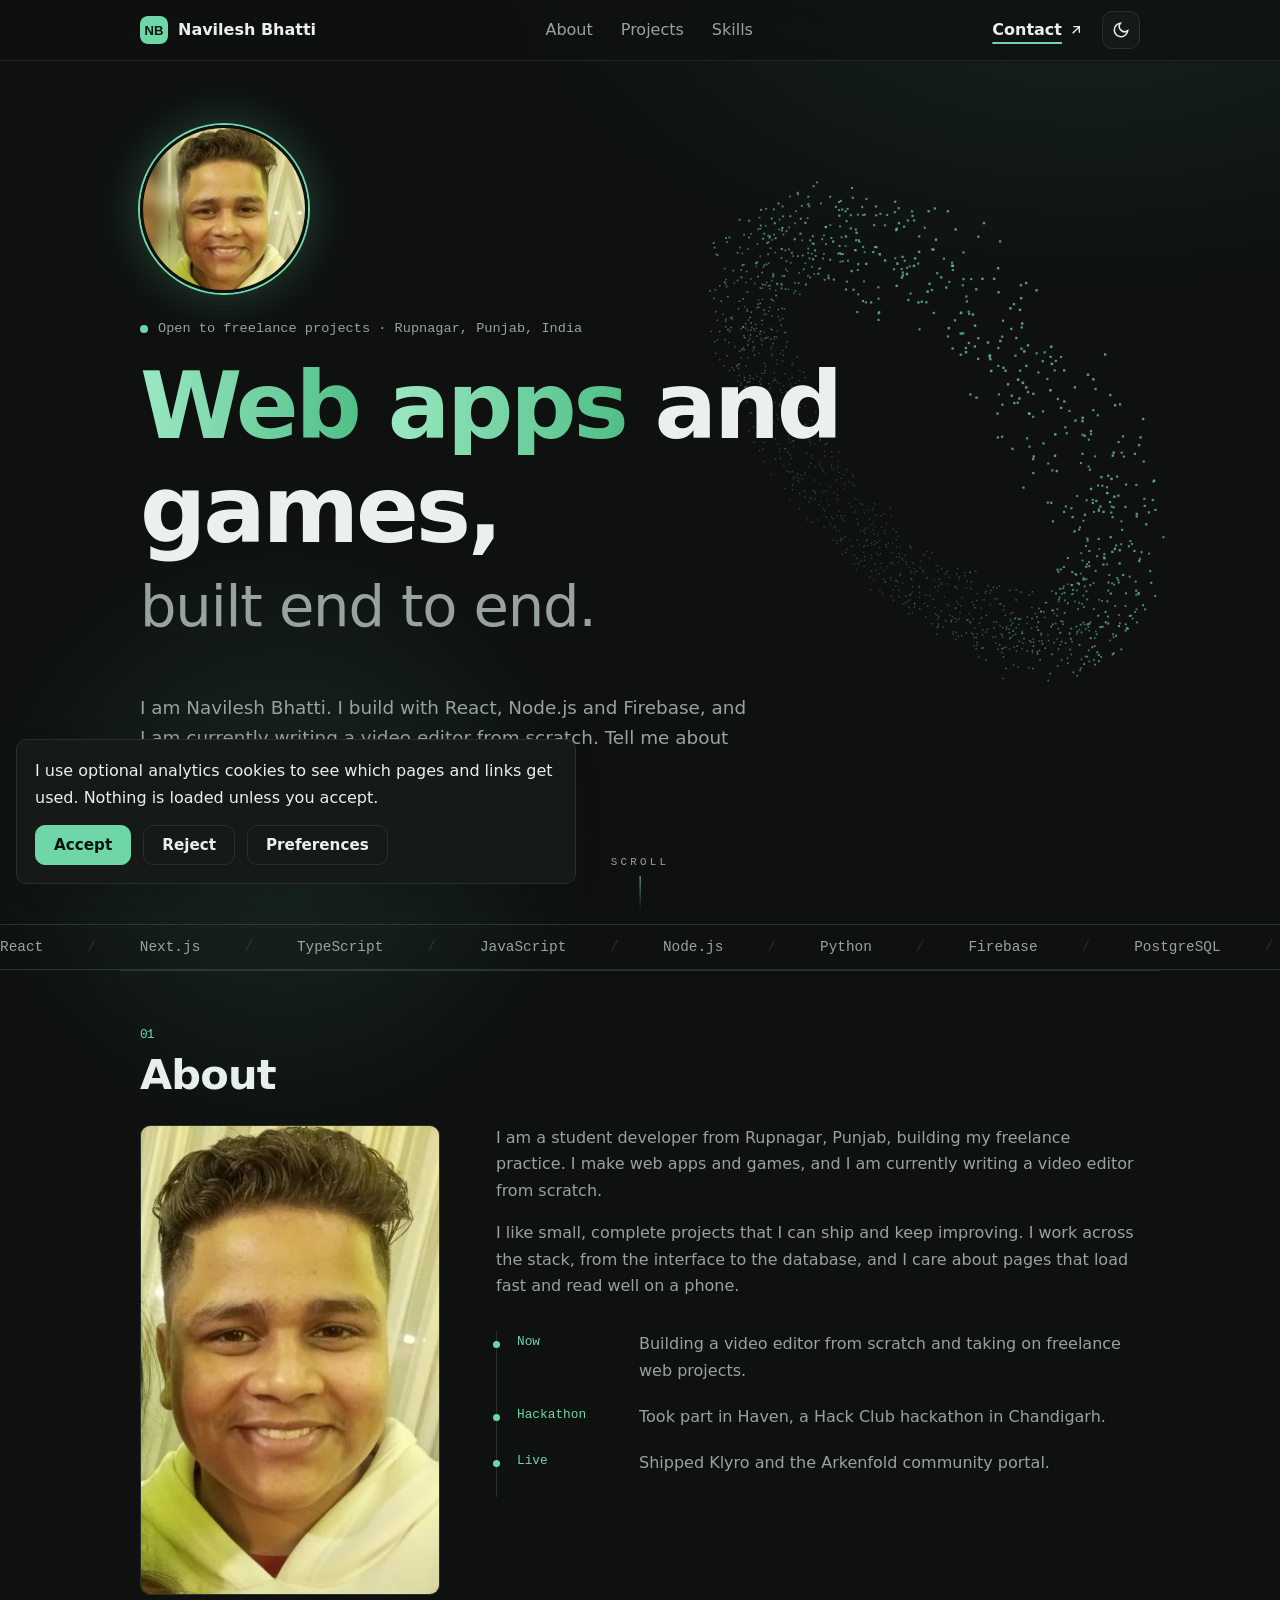
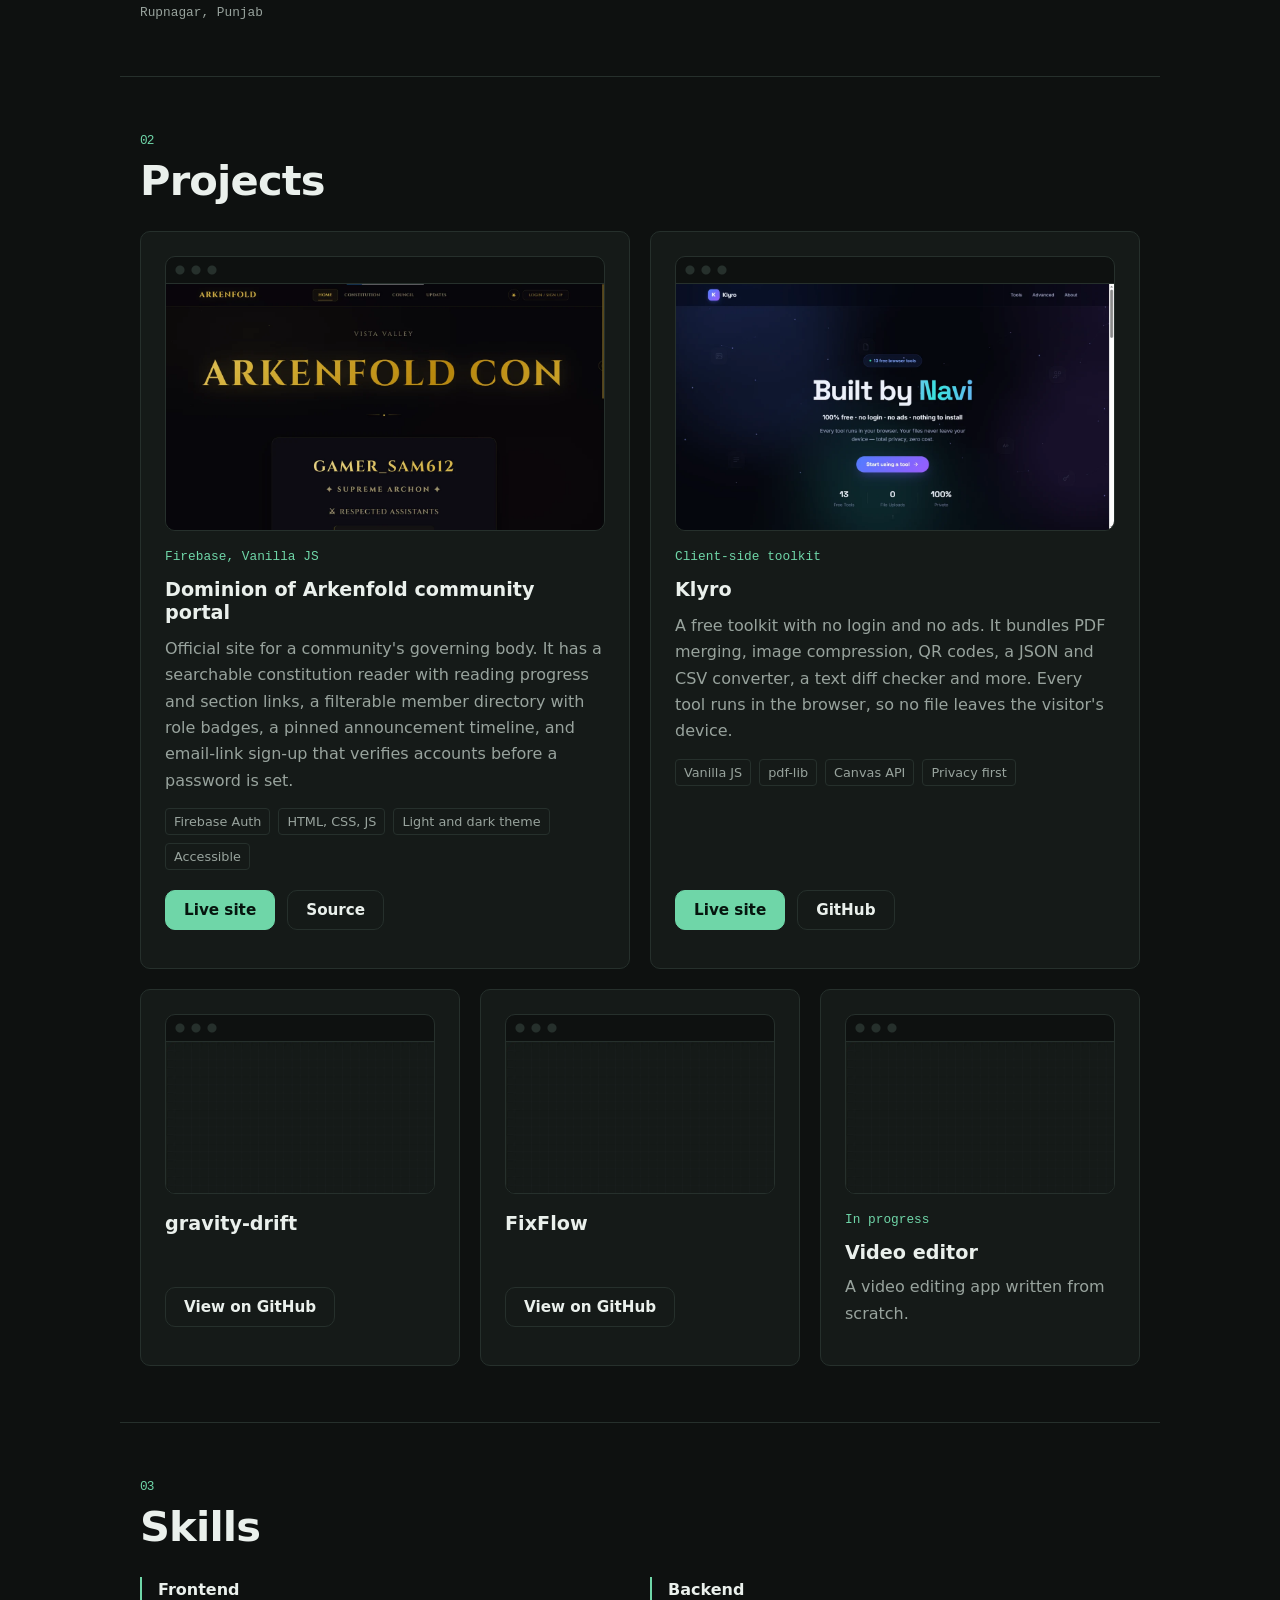
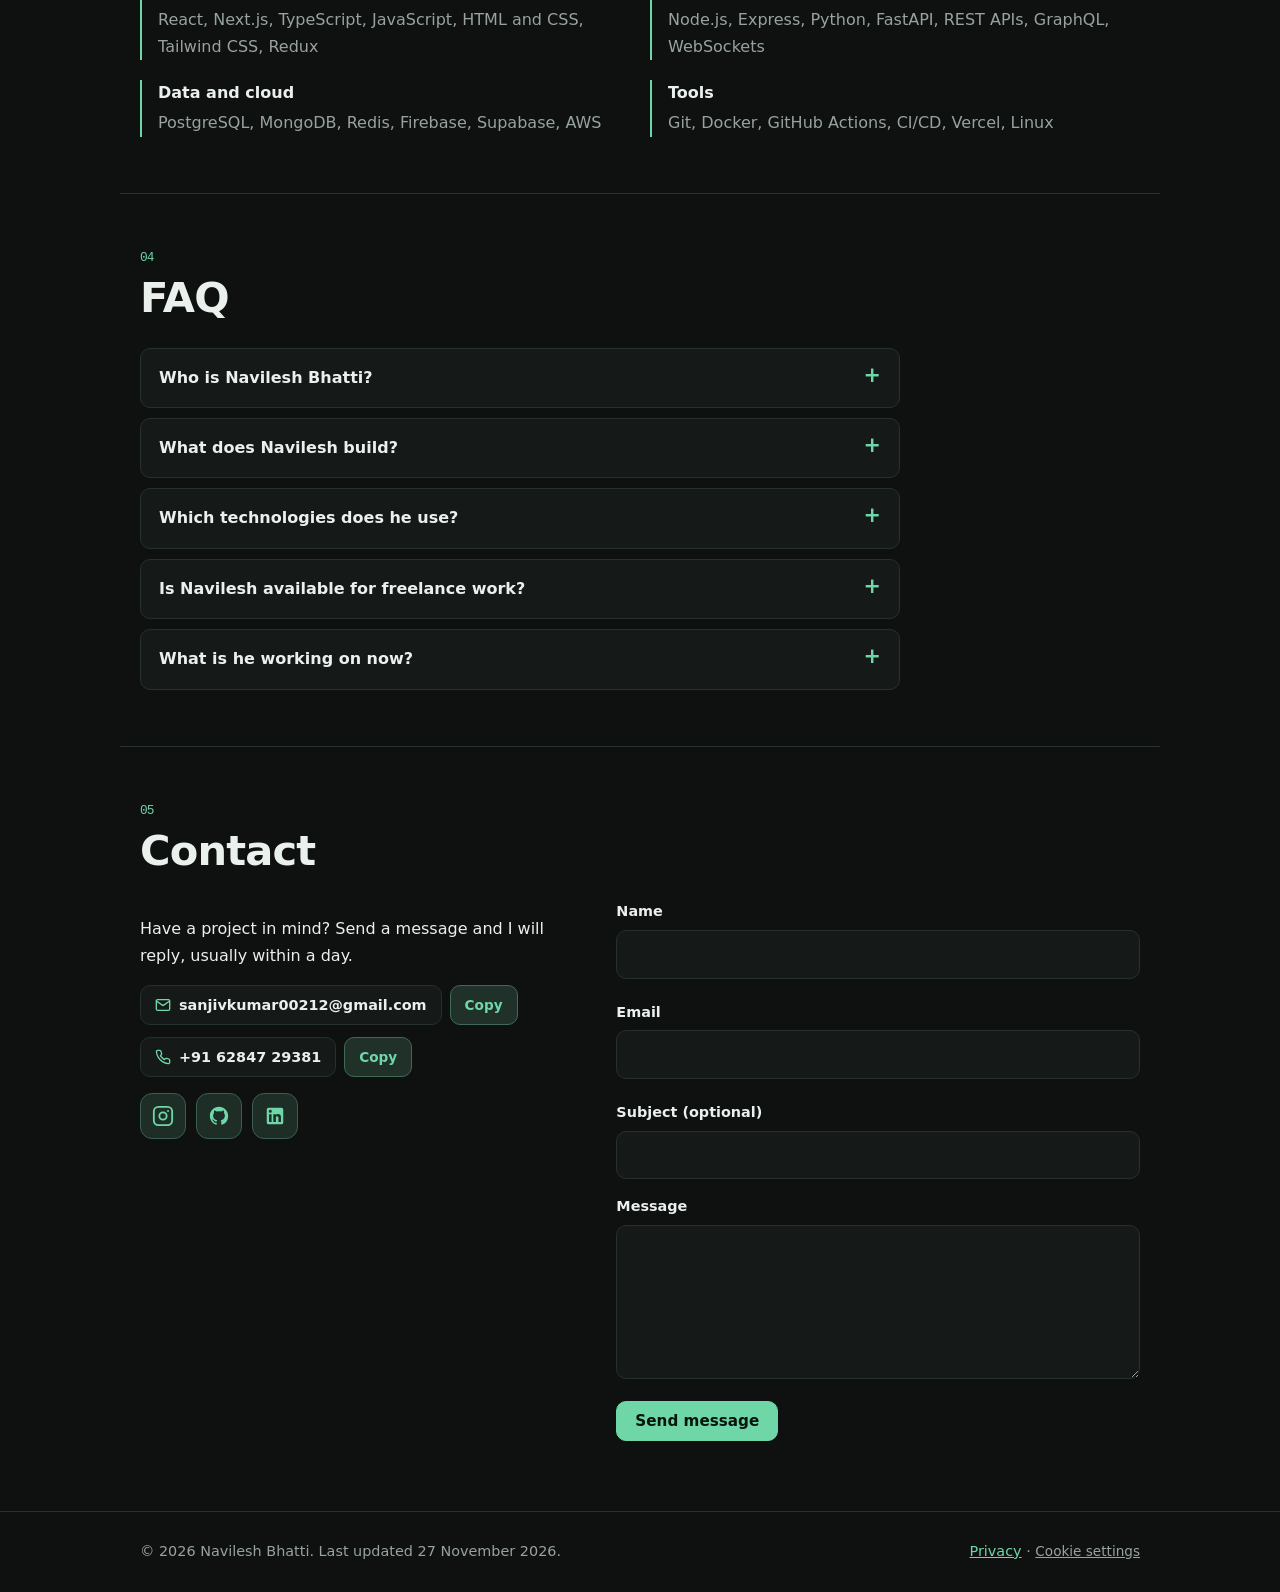
<file: index.html>
<!DOCTYPE html>
<html lang="en">
<head>
<meta charset="UTF-8">
<meta name="viewport" content="width=device-width, initial-scale=1">
<script>try{var d=document.documentElement,t=localStorage.getItem('nb_theme')||'dark';d.dataset.theme=t;if(!/bot|crawl|spider|lighthouse|headless/i.test(navigator.userAgent)){d.classList.add('js');if(!sessionStorage.getItem('nb_intro')&&!matchMedia('(prefers-reduced-motion: reduce)').matches)d.classList.add('intro-on')}}catch(e){document.documentElement.dataset.theme='dark'}</script>
<noscript><style>.intro{display:none!important}</style></noscript>
<title>Navilesh Bhatti | Web and Game Developer in Punjab, India</title>
<meta name="description" content="Navilesh Bhatti builds web apps and games with React, Node.js and Firebase. See live projects such as Klyro and the Arkenfold community portal, and get in touch.">
<meta name="author" content="Navilesh Bhatti">
<meta name="robots" content="index, follow">
<meta name="theme-color" content="#0e1110">
<link rel="canonical" href="https://navileshbhatti.xyz/">
<link rel="icon" href="/favicon.ico" sizes="48x48">
<link rel="icon" href="/img/favicon.svg" type="image/svg+xml" sizes="any">
<link rel="icon" href="/img/icon-192.png" type="image/png" sizes="192x192">
<link rel="apple-touch-icon" href="/img/apple-touch-icon.png">
<link rel="manifest" href="/site.webmanifest">
<meta property="og:type" content="website">
<meta property="og:site_name" content="Navilesh Bhatti">
<meta property="og:url" content="https://navileshbhatti.xyz/">
<meta property="og:title" content="Navilesh Bhatti | Web and Game Developer">
<meta property="og:description" content="Web apps and games built with React, Node.js and Firebase. Live projects: Klyro and the Arkenfold community portal.">
<meta property="og:image" content="https://navileshbhatti.xyz/img/og-image.png">
<meta property="og:image:width" content="1200">
<meta property="og:image:height" content="630">
<meta name="twitter:card" content="summary_large_image">
<meta name="twitter:title" content="Navilesh Bhatti | Web and Game Developer">
<meta name="twitter:description" content="Web apps and games built with React, Node.js and Firebase.">
<meta name="twitter:image" content="https://navileshbhatti.xyz/img/og-image.png">
<link rel="stylesheet" href="/css/styles.css">
<script type="application/ld+json">
{"@context":"https://schema.org","@graph":[
{"@type":"WebSite","@id":"https://navileshbhatti.xyz/#site","url":"https://navileshbhatti.xyz/","name":"Navilesh Bhatti","alternateName":["Navilesh Bhatti Portfolio","Navilesh"]},
{"@type":"Person","@id":"https://navileshbhatti.xyz/#me","name":"Navilesh Bhatti","description":"Student web and game developer from Rupnagar, Punjab, India, building web apps and games with React, Node.js and Firebase.","url":"https://navileshbhatti.xyz/","image":{"@type":"ImageObject","url":"https://navileshbhatti.xyz/img/navilesh-bhatti.jpg","width":800,"height":800,"caption":"Navilesh Bhatti"},"jobTitle":"Web and Game Developer","email":"mailto:sanjivkumar00212@gmail.com","telephone":"+916284729381","address":{"@type":"PostalAddress","addressLocality":"Rupnagar","addressRegion":"Punjab","addressCountry":"IN"},"knowsAbout":["React","Node.js","Firebase","JavaScript","TypeScript","Game development"],"sameAs":["https://github.com/navilesh-creat","https://www.instagram.com/_navi_49/","https://www.linkedin.com/in/navilesh-bhatti-393982439"]},{"@type":"WebPage","@id":"https://navileshbhatti.xyz/#page","url":"https://navileshbhatti.xyz/","name":"Navilesh Bhatti | Web and Game Developer in Punjab, India","isPartOf":{"@id":"https://navileshbhatti.xyz/#site"},"about":{"@id":"https://navileshbhatti.xyz/#me"},"primaryImageOfPage":{"@type":"ImageObject","url":"https://navileshbhatti.xyz/img/navilesh-bhatti.jpg"},"dateModified":"2026-11-27"},{"@type":"WebApplication","name":"Klyro","url":"https://navilesh-creat.github.io/Klyro/","applicationCategory":"UtilitiesApplication","operatingSystem":"Any (web browser)","description":"Free browser toolkit with 13 tools: PDF merge, image compression, QR codes, JSON and CSV converter and more. No login, and files never leave the device.","author":{"@id":"https://navileshbhatti.xyz/#me"},"offers":{"@type":"Offer","price":"0","priceCurrency":"INR"}},{"@type":"WebApplication","name":"Dominion of Arkenfold community portal","url":"https://navilesh-creat.github.io/Arkenfold-constitution/","applicationCategory":"SocialNetworkingApplication","operatingSystem":"Any (web browser)","description":"Community portal with a searchable constitution reader, a member directory with role badges and announcements, with Firebase sign-in.","author":{"@id":"https://navileshbhatti.xyz/#me"}},{"@type":"FAQPage","@id":"https://navileshbhatti.xyz/#faq","mainEntity":[{"@type":"Question","name":"Who is Navilesh Bhatti?","acceptedAnswer":{"@type":"Answer","text":"I am Navilesh Bhatti, a student web and game developer from Rupnagar, Punjab, India. I build web apps and games with React, Node.js and Firebase, and take on freelance web projects."}},{"@type":"Question","name":"What does Navilesh build?","acceptedAnswer":{"@type":"Answer","text":"Websites, web apps and games. My shipped projects include Klyro, a free browser toolkit with 13 tools whose files never leave your device, and the Arkenfold community portal, which has a constitution reader, a member directory and announcements."}},{"@type":"Question","name":"Which technologies does he use?","acceptedAnswer":{"@type":"Answer","text":"I use React, Next.js, TypeScript, JavaScript, Node.js, Express, Python, FastAPI, Firebase, PostgreSQL, MongoDB, Tailwind CSS, Docker and Git."}},{"@type":"Question","name":"Is Navilesh available for freelance work?","acceptedAnswer":{"@type":"Answer","text":"Yes. I am open to freelance web projects. The quickest way to start is the contact form on this page or an email to sanjivkumar00212@gmail.com."}},{"@type":"Question","name":"What is he working on now?","acceptedAnswer":{"@type":"Answer","text":"A video editor written from scratch. I also took part in Haven, a Hack Club hackathon in Chandigarh."}}]}]}
</script>
</head>
<body>
<div id="intro" class="intro" aria-hidden="true"><span id="introPct">0%</span></div>
<a class="skip" href="#main">Skip to content</a>
<div class="progress" aria-hidden="true"><span id="progress"></span></div>

<header class="site-header">
  <div class="wrap bar">
    <a href="/" class="logo" aria-label="Navilesh Bhatti, home"><img src="/img/favicon.svg" width="28" height="28" alt="">Navilesh Bhatti</a>
    <nav id="nav" class="nav" aria-label="Main">
      <a href="#about">About</a><a href="#projects">Projects</a><a href="#skills">Skills</a>
    </nav>
    <a class="cta" href="#contact" data-track="cta_contact" data-label="header">Contact <svg viewBox="0 0 24 24" width="16" height="16" fill="none" stroke="currentColor" stroke-width="2" aria-hidden="true"><path d="M7 17L17 7M8 7h9v9"/></svg></a>
    <button id="themeToggle" class="icon-btn" aria-label="Toggle dark mode" aria-pressed="false">
      <svg viewBox="0 0 24 24" width="18" height="18" fill="none" stroke="currentColor" stroke-width="2" aria-hidden="true"><path d="M21 12.8A9 9 0 1111.2 3a7 7 0 009.8 9.8z"/></svg>
    </button>
    <button id="menuToggle" class="icon-btn menu-btn" aria-label="Menu" aria-expanded="false" aria-controls="nav">
      <svg viewBox="0 0 24 24" width="18" height="18" fill="none" stroke="currentColor" stroke-width="2" aria-hidden="true"><path d="M4 7h16M4 12h16M4 17h16"/></svg>
    </button>
  </div>
</header>

<main id="main">
  <section class="hero wrap">
    <canvas id="ring" class="ring" aria-hidden="true"></canvas>
    <img class="avatar" data-reveal src="/img/avatar.webp" width="168" height="168" alt="Navilesh Bhatti">
    <p class="avail" data-reveal><span aria-hidden="true"></span>Open to freelance projects &middot; Rupnagar, Punjab, India</p>
    <h1 aria-label="Web apps and games, built end to end."><span class="w g" aria-hidden="true"><span style="--i:0">Web</span></span> <span class="w g" aria-hidden="true"><span style="--i:1">apps</span></span> <span class="w " aria-hidden="true"><span style="--i:2">and</span></span> <span class="w " aria-hidden="true"><span style="--i:3">games,</span></span> <span class="sub"><span class="w " aria-hidden="true"><span style="--i:4">built</span></span> <span class="w " aria-hidden="true"><span style="--i:5">end</span></span> <span class="w " aria-hidden="true"><span style="--i:6">to</span></span> <span class="w " aria-hidden="true"><span style="--i:7">end.</span></span> </span></h1>
    <p class="lead" data-reveal>I am Navilesh Bhatti. I build with React, Node.js and Firebase, and I am currently writing a video editor from scratch. Tell me about your project.</p>
    <div class="actions" data-reveal>
      <a class="btn primary" href="#contact" data-track="cta_contact" data-label="hero">Let's begin <svg viewBox="0 0 24 24" width="16" height="16" fill="none" stroke="currentColor" stroke-width="2" aria-hidden="true"><path d="M7 17L17 7M8 7h9v9"/></svg></a>
      <a class="btn" href="#projects">See projects</a>
    </div>
    <a class="cue" href="#about" aria-label="Scroll to About"><span>Scroll</span><i></i></a>
  </section>

  <div class="marquee" aria-hidden="true"><div class="track"><span>React</span><span>Next.js</span><span>TypeScript</span><span>JavaScript</span><span>Node.js</span><span>Python</span><span>Firebase</span><span>PostgreSQL</span><span>Tailwind CSS</span><span>Docker</span><span>Git</span><span>Godot</span><span>React</span><span>Next.js</span><span>TypeScript</span><span>JavaScript</span><span>Node.js</span><span>Python</span><span>Firebase</span><span>PostgreSQL</span><span>Tailwind CSS</span><span>Docker</span><span>Git</span><span>Godot</span></div></div>

  <section id="about" class="wrap">
    <h2 data-reveal>About</h2>
    <div class="about-grid">
      <figure class="portrait" data-reveal>
        <img src="/img/navilesh.webp" width="480" height="754" alt="Portrait of Navilesh Bhatti smiling" loading="lazy">
        <figcaption>Rupnagar, Punjab</figcaption>
      </figure>
      <div>
        <div class="about">
          <p data-reveal>I am a student developer from Rupnagar, Punjab, building my freelance practice. I make web apps and games, and I am currently writing a video editor from scratch.</p>
          <p data-reveal>I like small, complete projects that I can ship and keep improving. I work across the stack, from the interface to the database, and I care about pages that load fast and read well on a phone.</p>
        </div>
        <ol class="journey">
          <li data-reveal><span>Now</span><p>Building a video editor from scratch and taking on freelance web projects.</p></li>
          <li data-reveal><span>Hackathon</span><p>Took part in Haven, a Hack Club hackathon in Chandigarh.</p></li>
          <li data-reveal><span>Live</span><p>Shipped Klyro and the Arkenfold community portal.</p></li>
        </ol>
      </div>
    </div>
  </section>

  <section id="projects" class="wrap">
    <h2 data-reveal>Projects</h2>
    <div class="grid2">
      <article class="card" data-reveal>
        <div class="shot"><img src="/img/projects/arkenfold.webp" width="1280" height="720" alt="Arkenfold portal home page with the member card and council rank" loading="lazy"></div>
        <p class="tag">Firebase, Vanilla JS</p>
        <h3>Dominion of Arkenfold community portal</h3>
        <p>Official site for a community's governing body. It has a searchable constitution reader with reading progress and section links, a filterable member directory with role badges, a pinned announcement timeline, and email-link sign-up that verifies accounts before a password is set.</p>
        <ul class="chips"><li>Firebase Auth</li><li>HTML, CSS, JS</li><li>Light and dark theme</li><li>Accessible</li></ul>
        <p class="links">
          <a class="btn primary" href="https://navilesh-creat.github.io/Arkenfold-constitution/" target="_blank" rel="noopener" data-track="project_click" data-label="Arkenfold live">Live site</a>
          <a class="btn" href="https://github.com/navilesh-creat/Arkenfold-constitution" target="_blank" rel="noopener" data-track="project_click" data-label="Arkenfold source">Source</a>
        </p>
      </article>
      <article class="card" data-reveal>
        <div class="shot"><img src="/img/projects/klyro.webp" width="1280" height="720" alt="Klyro home page: 13 free browser tools, no login, no ads" loading="lazy"></div>
        <p class="tag">Client-side toolkit</p>
        <h3>Klyro</h3>
        <p>A free toolkit with no login and no ads. It bundles PDF merging, image compression, QR codes, a JSON and CSV converter, a text diff checker and more. Every tool runs in the browser, so no file leaves the visitor's device.</p>
        <ul class="chips"><li>Vanilla JS</li><li>pdf-lib</li><li>Canvas API</li><li>Privacy first</li></ul>
        <p class="links">
          <a class="btn primary" href="https://navilesh-creat.github.io/Klyro/" target="_blank" rel="noopener" data-track="project_click" data-label="Klyro live">Live site</a>
          <a class="btn" href="https://github.com/navilesh-creat" target="_blank" rel="noopener" data-track="project_click" data-label="GitHub">GitHub</a>
        </p>
      </article>
    </div>
    <div class="grid3">
      <article class="card" data-reveal><div class="shot"><img src="/img/projects/gravity-drift.webp" width="1280" height="720" alt="gravity-drift screenshot" loading="lazy"></div><h3>gravity-drift</h3><p class="links"><a class="btn" href="https://github.com/navilesh-creat/gravity-drift" target="_blank" rel="noopener" data-track="project_click" data-label="gravity-drift">View on GitHub</a></p></article>
      <article class="card" data-reveal><div class="shot"><img src="/img/projects/fixflow.webp" width="1280" height="720" alt="FixFlow screenshot" loading="lazy"></div><h3>FixFlow</h3><p class="links"><a class="btn" href="https://github.com/navilesh-creat/FixFlow" target="_blank" rel="noopener" data-track="project_click" data-label="FixFlow">View on GitHub</a></p></article>
      <article class="card" data-reveal><div class="shot"><img src="/img/projects/video-editor.webp" width="1280" height="720" alt="Video editor screenshot" loading="lazy"></div><p class="tag">In progress</p><h3>Video editor</h3><p>A video editing app written from scratch.</p></article>
    </div>
  </section>

  <section id="skills" class="wrap">
    <h2 data-reveal>Skills</h2>
    <dl class="skills">
      <div data-reveal><dt>Frontend</dt><dd>React, Next.js, TypeScript, JavaScript, HTML and CSS, Tailwind CSS, Redux</dd></div>
      <div data-reveal><dt>Backend</dt><dd>Node.js, Express, Python, FastAPI, REST APIs, GraphQL, WebSockets</dd></div>
      <div data-reveal><dt>Data and cloud</dt><dd>PostgreSQL, MongoDB, Redis, Firebase, Supabase, AWS</dd></div>
      <div data-reveal><dt>Tools</dt><dd>Git, Docker, GitHub Actions, CI/CD, Vercel, Linux</dd></div>
    </dl>
  </section>

  <section id="faq" class="wrap">
    <h2 data-reveal>FAQ</h2>
    <div class="faq"><details data-reveal><summary>Who is Navilesh Bhatti?</summary><p>I am Navilesh Bhatti, a student web and game developer from Rupnagar, Punjab, India. I build web apps and games with React, Node.js and Firebase, and take on freelance web projects.</p></details><details data-reveal><summary>What does Navilesh build?</summary><p>Websites, web apps and games. My shipped projects include Klyro, a free browser toolkit with 13 tools whose files never leave your device, and the Arkenfold community portal, which has a constitution reader, a member directory and announcements.</p></details><details data-reveal><summary>Which technologies does he use?</summary><p>I use React, Next.js, TypeScript, JavaScript, Node.js, Express, Python, FastAPI, Firebase, PostgreSQL, MongoDB, Tailwind CSS, Docker and Git.</p></details><details data-reveal><summary>Is Navilesh available for freelance work?</summary><p>Yes. I am open to freelance web projects. The quickest way to start is the contact form on this page or an email to sanjivkumar00212@gmail.com.</p></details><details data-reveal><summary>What is he working on now?</summary><p>A video editor written from scratch. I also took part in Haven, a Hack Club hackathon in Chandigarh.</p></details></div>
  </section>

  <section id="contact" class="wrap">
    <h2 data-reveal>Contact</h2>
    <div class="contact">
      <div>
        <p>Have a project in mind? Send a message and I will reply, usually within a day.</p>
        <ul class="info">
          <li><a class="info-btn" href="mailto:sanjivkumar00212@gmail.com"><svg viewBox="0 0 24 24" width="16" height="16" fill="none" stroke="currentColor" stroke-width="2" stroke-linecap="round" stroke-linejoin="round" aria-hidden="true"><rect x="2" y="4" width="20" height="16" rx="2"/><path d="M22 6l-10 7L2 6"/></svg>sanjivkumar00212@gmail.com</a>
            <button class="copy" type="button" data-copy="sanjivkumar00212@gmail.com">Copy</button></li>
          <li><a class="info-btn" href="tel:+916284729381"><svg viewBox="0 0 24 24" width="16" height="16" fill="none" stroke="currentColor" stroke-width="2" stroke-linecap="round" stroke-linejoin="round" aria-hidden="true"><path d="M22 16.92v3a2 2 0 0 1-2.18 2 19.79 19.79 0 0 1-8.63-3.07 19.5 19.5 0 0 1-6-6 19.79 19.79 0 0 1-3.07-8.67A2 2 0 0 1 4.11 2h3a2 2 0 0 1 2 1.72 12.84 12.84 0 0 0 .7 2.81 2 2 0 0 1-.45 2.11L8.09 9.91a16 16 0 0 0 6 6l1.27-1.27a2 2 0 0 1 2.11-.45 12.84 12.84 0 0 0 2.81.7A2 2 0 0 1 22 16.92z"/></svg>+91 62847 29381</a>
            <button class="copy" type="button" data-copy="+91 62847 29381">Copy</button></li>
          <li class="socials">
            <a class="social-btn" href="https://www.instagram.com/_navi_49/" target="_blank" rel="noopener" aria-label="Instagram @_navi_49" title="Instagram @_navi_49"><svg viewBox="0 0 24 24" width="22" height="22" fill="none" stroke="currentColor" stroke-width="2" stroke-linecap="round" stroke-linejoin="round" aria-hidden="true"><rect x="2" y="2" width="20" height="20" rx="5"/><circle cx="12" cy="12" r="4"/><circle cx="17.5" cy="6.5" r="1.1" fill="currentColor" stroke="none"/></svg></a>
            <a class="social-btn" href="https://github.com/navilesh-creat" target="_blank" rel="noopener" aria-label="GitHub" title="GitHub"><svg viewBox="0 0 24 24" width="22" height="22" fill="currentColor" aria-hidden="true"><path d="M12 2C6.477 2 2 6.484 2 12.017c0 4.425 2.865 8.18 6.839 9.504.5.092.682-.217.682-.483 0-.237-.008-.868-.013-1.703-2.782.605-3.369-1.343-3.369-1.343-.454-1.158-1.11-1.466-1.11-1.466-.908-.62.069-.608.069-.608 1.003.07 1.53 1.032 1.53 1.032.892 1.53 2.341 1.088 2.91.832.092-.647.35-1.088.636-1.338-2.22-.253-4.555-1.113-4.555-4.951 0-1.093.39-1.988 1.029-2.688-.103-.253-.446-1.272.098-2.65 0 0 .84-.27 2.75 1.026A9.564 9.564 0 0112 6.844c.85.004 1.705.115 2.504.337 1.909-1.296 2.747-1.027 2.747-1.027.546 1.379.202 2.398.1 2.651.64.7 1.028 1.595 1.028 2.688 0 3.848-2.339 4.695-4.566 4.943.359.309.678.92.678 1.855 0 1.338-.012 2.419-.012 2.747 0 .268.18.58.688.482A10.019 10.019 0 0022 12.017C22 6.484 17.522 2 12 2z"/></svg></a>
            <a class="social-btn" href="https://www.linkedin.com/in/navilesh-bhatti-393982439" target="_blank" rel="noopener" aria-label="LinkedIn" title="LinkedIn"><svg viewBox="0 0 24 24" width="22" height="22" fill="currentColor" aria-hidden="true"><path d="M19 3a2 2 0 0 1 2 2v14a2 2 0 0 1-2 2H5a2 2 0 0 1-2-2V5a2 2 0 0 1 2-2h14m-.5 15.5v-5.3a3.26 3.26 0 0 0-3.26-3.26c-.85 0-1.84.52-2.28 1.3v-1.11h-2.79v8.37h2.79v-4.93c0-.77.62-1.4 1.39-1.4a1.4 1.4 0 0 1 1.4 1.4v4.93h2.75M6.88 8.56a1.68 1.68 0 0 0 1.68-1.68c0-.93-.75-1.69-1.68-1.69a1.69 1.69 0 0 0-1.69 1.69c0 .93.76 1.68 1.69 1.68m1.39 9.94v-8.37H5.5v8.37h2.77z"/></svg></a>
          </li>
        </ul>
      </div>
      <form id="contactForm" novalidate>
        <div class="field"><label for="name">Name</label><input id="name" name="name" autocomplete="name" required><span class="err" role="alert"></span></div>
        <div class="field"><label for="email">Email</label><input id="email" name="email" type="email" autocomplete="email" required><span class="err" role="alert"></span></div>
        <div class="field"><label for="subject">Subject (optional)</label><input id="subject" name="subject"></div>
        <div class="field"><label for="message">Message</label><textarea id="message" name="message" rows="5" required></textarea><span class="err" role="alert"></span></div>
        <input class="hp" name="website" tabindex="-1" autocomplete="off" aria-hidden="true">
        <button class="btn primary" type="submit">Send message</button>
        <p id="formStatus" class="status" role="status"></p>
      </form>
    </div>
  </section>
</main>

<footer class="site-footer">
  <div class="wrap foot">
    <p>&copy; 2026 Navilesh Bhatti. Last updated <time datetime="2026-11-27">27 November 2026</time>.</p>
    <p><a href="/privacy.html">Privacy</a> &middot; <button id="openPrefs" class="linklike" type="button">Cookie settings</button></p>
  </div>
</footer>

<button id="toTop" class="to-top" aria-label="Back to top">
  <svg viewBox="0 0 24 24" width="18" height="18" fill="none" stroke="currentColor" stroke-width="2" aria-hidden="true"><path d="M12 19V5M5 12l7-7 7 7"/></svg>
</button>
<div id="toast" class="toast" role="status" aria-live="polite"></div>

<div id="consent" class="consent" role="region" aria-label="Cookie consent" hidden>
  <p>I use optional analytics cookies to see which pages and links get used. Nothing is loaded unless you accept.</p>
  <div class="row"><button id="consentAccept" class="btn primary" type="button">Accept</button><button id="consentReject" class="btn" type="button">Reject</button><button id="consentPrefs" class="btn" type="button">Preferences</button></div>
</div>
<dialog id="prefs" class="prefs" aria-labelledby="prefsTitle">
  <h2 id="prefsTitle">Cookie preferences</h2>
  <p><strong>Necessary</strong><br>Remembers your theme and this choice. Always on.</p>
  <label class="check"><input type="checkbox" id="prefAnalytics"> <span><strong>Analytics</strong><br>Google Analytics through Firebase, to count visits and clicks.</span></label>
  <div class="row"><button id="prefSave" class="btn primary" type="button">Save</button><button id="prefClose" class="btn" type="button">Cancel</button></div>
</dialog>
<script type="module" src="/js/main.js"></script>
</body>
</html>
</file>
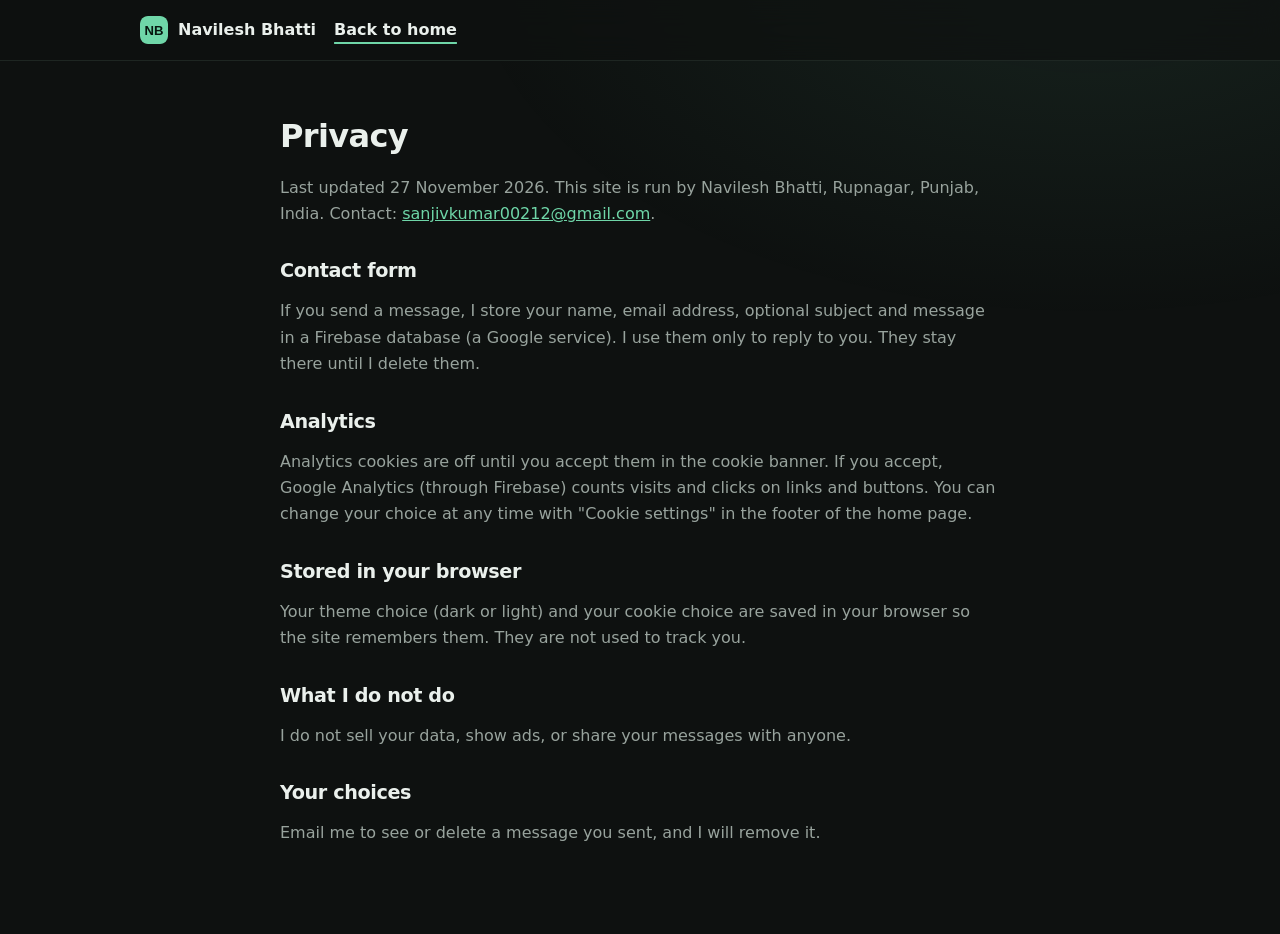
<file: privacy.html>
<!DOCTYPE html>
<html lang="en">
<head>
<meta charset="UTF-8">
<meta name="viewport" content="width=device-width, initial-scale=1">
<script>try{document.documentElement.dataset.theme=localStorage.getItem('nb_theme')||'dark'}catch(e){document.documentElement.dataset.theme='dark'}</script>
<title>Privacy | Navilesh Bhatti</title>
<meta name="description" content="What the website of Navilesh Bhatti collects, why, and how to ask for your data to be deleted.">
<link rel="canonical" href="https://navileshbhatti.xyz/privacy.html">
<link rel="icon" href="/favicon.ico" sizes="48x48">
<link rel="icon" href="/img/favicon.svg" type="image/svg+xml" sizes="any">
<link rel="stylesheet" href="/css/styles.css">
</head>
<body>
<header class="site-header"><div class="wrap bar"><a href="/" class="logo" aria-label="Navilesh Bhatti, home"><img src="/img/favicon.svg" width="28" height="28" alt="">Navilesh Bhatti</a><a class="cta" href="/">Back to home</a></div></header>
<main class="wrap prose">
  <h1>Privacy</h1>
  <p>Last updated <time datetime="2026-11-27">27 November 2026</time>. This site is run by Navilesh Bhatti, Rupnagar, Punjab, India. Contact: <a href="mailto:sanjivkumar00212@gmail.com">sanjivkumar00212@gmail.com</a>.</p>
  <h2>Contact form</h2>
  <p>If you send a message, I store your name, email address, optional subject and message in a Firebase database (a Google service). I use them only to reply to you. They stay there until I delete them.</p>
  <h2>Analytics</h2>
  <p>Analytics cookies are off until you accept them in the cookie banner. If you accept, Google Analytics (through Firebase) counts visits and clicks on links and buttons. You can change your choice at any time with "Cookie settings" in the footer of the home page.</p>
  <h2>Stored in your browser</h2>
  <p>Your theme choice (dark or light) and your cookie choice are saved in your browser so the site remembers them. They are not used to track you.</p>
  <h2>What I do not do</h2>
  <p>I do not sell your data, show ads, or share your messages with anyone.</p>
  <h2>Your choices</h2>
  <p>Email me to see or delete a message you sent, and I will remove it.</p>
</main>
</body>
</html>
</file>
<file: css/styles.css>
:root{--bg:#f3f6f4;--surface:#fff;--ink:#14201b;--muted:#52615a;--line:#d3dcd7;--accent:#0f7a5a;--on-accent:#fff;--g1:#0f7a5a;--g2:#2f8f4e;--r:10px;--w:1040px;
--font:system-ui,-apple-system,"Segoe UI",Roboto,"Helvetica Neue",Arial,sans-serif;--mono:ui-monospace,SFMono-Regular,Menlo,Consolas,monospace}
[data-theme=dark]{--bg:#0e1110;--surface:#151a18;--ink:#eaf0ec;--muted:#98a39d;--line:#26302c;--accent:#6fd6a8;--on-accent:#06150e;--g1:#9be8c2;--g2:#4fbf86}
*{box-sizing:border-box}html{overflow-x:clip;scroll-behavior:smooth;scroll-padding-top:72px}
body{margin:0;background:var(--bg);color:var(--ink);font:1rem/1.65 var(--font);-webkit-text-size-adjust:100%;overflow-x:clip}
a{color:var(--accent)}img{max-width:100%}
.wrap{max-width:var(--w);margin:0 auto;padding:0 20px}
h1,h2,h3{line-height:1.2;margin:0 0 .6em}h1{font-size:clamp(2rem,5vw,3.2rem);letter-spacing:-.02em;max-width:18ch}
h2{font-size:clamp(1.8rem,4vw,2.6rem);letter-spacing:-.02em}main{counter-reset:s}section[id] h2::before{counter-increment:s;content:'0' counter(s);display:block;font:500 .8rem var(--mono);color:var(--accent);margin-bottom:8px}h3{font-size:1.2rem}
section[id]{padding:56px 20px;border-top:1px solid var(--line)}
.skip{position:absolute;left:12px;top:-60px;background:var(--accent);color:var(--on-accent);padding:8px 14px;border-radius:var(--r);z-index:100}.skip:focus{top:12px}
:focus-visible{outline:2px solid var(--accent);outline-offset:2px}
.progress{position:fixed;inset:0 0 auto;height:3px;z-index:60}.progress span{display:block;height:100%;width:0;background:var(--accent)}
.site-header{position:sticky;top:0;z-index:50;background:color-mix(in srgb,var(--bg) 72%,transparent);-webkit-backdrop-filter:blur(14px);backdrop-filter:blur(14px);border-bottom:1px solid color-mix(in srgb,var(--line) 70%,transparent)}
.bar{display:flex;align-items:center;gap:8px;height:60px}
.logo{font-weight:700;color:var(--ink);text-decoration:none;margin-right:auto}
.nav{display:flex;gap:4px}.nav a{color:var(--muted);text-decoration:none;padding:8px 12px;border-radius:var(--r)}
.nav a:hover,.nav a.active{color:var(--ink);background:var(--surface)}
.icon-btn{display:inline-grid;place-items:center;width:38px;height:38px;border:1px solid var(--line);border-radius:var(--r);background:var(--surface);color:var(--ink);cursor:pointer}
.icon-btn:hover{border-color:var(--accent)}.menu-btn{display:none}
.hero{min-height:min(calc(100svh - 60px),840px);display:flex;flex-direction:column;justify-content:flex-end;padding-top:64px;padding-bottom:56px}.hero h1{font-size:clamp(2.6rem,9vw,7rem);max-width:13ch;line-height:1.02;letter-spacing:-.035em;margin-bottom:.35em}.eyebrow{font:500 .85rem var(--mono);color:var(--accent);margin:0 0 16px}
.lead{font-size:1.15rem;color:var(--muted);max-width:60ch}
.actions,.links,.row{display:flex;flex-wrap:wrap;gap:12px;margin:24px 0 0}
.btn{display:inline-block;padding:10px 18px;border:1px solid var(--line);border-radius:var(--r);background:var(--surface);color:var(--ink);font:600 .95rem var(--font);text-decoration:none;cursor:pointer;transition:border-color .15s,background .15s}
.btn:hover{border-color:var(--accent)}.btn.primary{background:var(--accent);border-color:var(--accent);color:var(--on-accent)}
.btn.primary:hover{filter:brightness(1.08)}.btn:disabled{opacity:.6;cursor:wait}
.about{display:grid;gap:16px;max-width:70ch;color:var(--muted)}.about p{margin:0}
.grid2{display:grid;grid-template-columns:repeat(2,1fr);gap:20px}
.card{background:var(--surface);border:1px solid var(--line);border-radius:var(--r);padding:24px;display:flex;flex-direction:column;transition:border-color .15s,transform .15s}
.card:hover{border-color:var(--accent);transform:translateY(-2px)}.card p{color:var(--muted);margin:0 0 14px}.card .links{margin-top:auto;padding-top:8px}
.tag{font:500 .8rem var(--mono);color:var(--accent)!important}
.chips{display:flex;flex-wrap:wrap;gap:8px;list-style:none;padding:0;margin:0 0 12px}
.chips li{font-size:.8rem;border:1px solid var(--line);border-radius:4px;padding:2px 8px;color:var(--muted)}
.more{margin-top:20px;color:var(--muted)}
.skills{display:grid;grid-template-columns:repeat(2,1fr);gap:20px;margin:0}
.skills div{border-left:2px solid var(--accent);padding-left:16px}.skills dt{font-weight:700;margin-bottom:4px}.skills dd{margin:0;color:var(--muted)}
.contact{display:grid;grid-template-columns:1fr 1.2fr;gap:40px}
.info{list-style:none;padding:0;display:grid;gap:12px}.info li{display:flex;flex-wrap:wrap;align-items:center;gap:8px}.info-btn,.copy{display:inline-flex;align-items:center;gap:8px;min-height:40px;font:600 .9rem/1.2 var(--font);padding:9px 14px;border-radius:var(--r);text-decoration:none;cursor:pointer;transition:border-color .15s,background .15s,color .15s,transform .15s}.info-btn{background:var(--surface);border:1px solid var(--line);color:var(--ink)}.info-btn svg{color:var(--accent);flex-shrink:0}.info-btn:hover{border-color:var(--accent);color:var(--accent)}.copy{font-size:.85rem;background:color-mix(in srgb,var(--accent) 12%,var(--surface));border:1px solid color-mix(in srgb,var(--accent) 35%,var(--line));color:var(--accent)}.copy:hover{background:var(--accent);border-color:var(--accent);color:var(--on-accent)}.info .socials{gap:10px;margin-top:4px}.social-btn{display:inline-grid;place-items:center;width:46px;height:46px;border-radius:12px;background:color-mix(in srgb,var(--accent) 10%,var(--surface));border:1px solid color-mix(in srgb,var(--accent) 28%,var(--line));color:var(--accent);text-decoration:none;transition:border-color .15s,background .15s,color .15s,transform .15s}.social-btn:hover{background:var(--accent);border-color:var(--accent);color:var(--on-accent);transform:translateY(-2px)}.linklike{font:inherit;font-size:.85rem;background:none;border:0;padding:0;margin:0;color:var(--muted);text-decoration:underline;cursor:pointer}.linklike:hover{color:var(--accent)}
.field{display:grid;gap:6px;margin-bottom:16px}label{font-weight:600;font-size:.9rem}
input,textarea{font:inherit;color:var(--ink);background:var(--surface);border:1px solid var(--line);border-radius:var(--r);padding:10px 12px;width:100%}
input:focus,textarea:focus{border-color:var(--accent)}[aria-invalid=true]{border-color:#c0392b}
.err{color:#c0392b;font-size:.85rem;min-height:0}[data-theme=dark] .err,[data-theme=dark] [aria-invalid=true]{color:#ff8a7a}[data-theme=dark] [aria-invalid=true]{border-color:#ff8a7a}
.hp{position:absolute;left:-9999px}.status{margin:14px 0 0;color:var(--muted)}
.site-footer{border-top:1px solid var(--line);padding:28px 0;color:var(--muted);font-size:.9rem}.foot{display:flex;justify-content:space-between;flex-wrap:wrap;gap:8px}.foot p{margin:0}
.to-top{position:fixed;right:20px;bottom:20px;width:42px;height:42px;border-radius:var(--r);border:1px solid var(--line);background:var(--surface);color:var(--ink);cursor:pointer;display:grid;place-items:center;opacity:0;pointer-events:none;transition:opacity .2s}
.to-top.show{opacity:1;pointer-events:auto}.to-top:hover{border-color:var(--accent)}
.toast{position:fixed;left:50%;bottom:24px;transform:translate(-50%,20px);background:var(--ink);color:var(--bg);padding:10px 18px;border-radius:var(--r);opacity:0;pointer-events:none;transition:.25s;z-index:90}
.toast.show{opacity:1;transform:translate(-50%,0)}.toast.error{background:#c0392b;color:#fff}
.consent{position:fixed;left:16px;right:16px;bottom:16px;max-width:560px;background:var(--surface);border:1px solid var(--line);border-radius:var(--r);padding:18px;z-index:80;box-shadow:0 6px 24px rgba(0,0,0,.15)}
.consent[hidden]{display:none}.consent p{margin:0}.consent .row{margin-top:14px}
.prefs{background:var(--surface);color:var(--ink);border:1px solid var(--line);border-radius:var(--r);max-width:440px;padding:24px}.prefs::backdrop{background:rgba(0,0,0,.5)}
.check{display:flex;gap:10px;align-items:flex-start;font-weight:400}.check input{width:auto;margin-top:5px}
.notfound{min-height:80vh;display:flex;flex-direction:column;justify-content:center}
@media(max-width:720px){
.grid2,.skills,.contact{grid-template-columns:1fr}.contact{gap:28px}section[id]{padding:44px 20px}
.menu-btn{display:inline-grid}.nav{display:none;position:absolute;top:60px;left:0;right:0;flex-direction:column;background:var(--bg);border-bottom:1px solid var(--line);padding:8px 20px}.nav.open{display:flex}}
/* intro counter, ask box */
.intro{display:none;position:fixed;inset:0;z-index:200;background:var(--bg);align-items:flex-end;padding:0 20px 28px;transition:opacity .45s}
.intro-on .intro{display:flex;animation:introOut .3s 3s forwards}.intro.done{opacity:0;pointer-events:none}
.intro span{font:600 clamp(3rem,14vw,9rem)/1 var(--mono);letter-spacing:-.04em}
@keyframes introOut{to{opacity:0;visibility:hidden}}
/* motion and visuals */
.js [data-reveal]{opacity:0;transform:translateY(22px);transition:opacity .7s,transform .7s cubic-bezier(.2,.8,.2,1);transition-delay:var(--d,0ms)}
.js [data-reveal].in{opacity:1;transform:none}
.w{display:inline-block;overflow:hidden;vertical-align:top;padding-bottom:.08em}.w>span{display:inline-block}
.w>span{animation:rise .85s cubic-bezier(.2,.8,.2,1) both;animation-delay:calc(var(--i)*70ms + .15s)}.intro-on .w>span{animation-delay:calc(var(--i)*70ms + 1.15s)}
@keyframes rise{from{transform:translateY(115%)}to{transform:none}}
.hero{position:relative;isolation:isolate}


@keyframes drift{to{transform:translate(-70px,50px) scale(1.15)}}
.avail{display:inline-flex;align-items:center;gap:10px;font:500 .85rem var(--mono);color:var(--muted);margin:0 0 22px}
.avail span{width:8px;height:8px;border-radius:50%;background:var(--accent);animation:ping 2s infinite}
@keyframes ping{0%{box-shadow:0 0 0 0 color-mix(in srgb,var(--accent) 60%,transparent)}70%,100%{box-shadow:0 0 0 10px transparent}}
.btn.primary{transition:transform .2s,filter .2s}
.marquee{border-block:1px solid var(--line);overflow:hidden;padding:14px 0}
.track{display:flex;gap:44px;width:max-content;animation:scroll 45s linear infinite;font:500 .9rem var(--mono);color:var(--muted)}
.track span::after{content:"/";margin-left:44px;color:var(--line)}.marquee:hover .track{animation-play-state:paused}
@keyframes scroll{to{transform:translateX(-50%)}}
.about-grid{display:grid;grid-template-columns:300px 1fr;gap:56px;align-items:start}
.portrait{margin:0}.portrait img{display:block;width:100%;height:auto;border-radius:var(--r);border:1px solid var(--line)}
.portrait figcaption{font:.8rem var(--mono);color:var(--muted);margin-top:10px}
.journey{list-style:none;padding:0;margin:32px 0 0;border-left:1px solid var(--line)}
.journey li{display:grid;grid-template-columns:110px 1fr;gap:12px;padding:0 0 20px 20px;position:relative}
.journey li::before{content:"";position:absolute;left:-4px;top:.6em;width:7px;height:7px;border-radius:50%;background:var(--accent)}
.journey span{font:500 .8rem var(--mono);color:var(--accent);padding-top:.2em}.journey p{margin:0;color:var(--muted)}
.card{position:relative;overflow:hidden}
.card::before{content:"";position:absolute;inset:0;pointer-events:none;opacity:0;transition:opacity .3s;background:radial-gradient(260px circle at var(--mx,50%) var(--my,50%),color-mix(in srgb,var(--accent) 14%,transparent),transparent 70%)}
.card:hover::before{opacity:1}
.shot{border:1px solid var(--line);border-radius:var(--r);overflow:hidden;margin-bottom:18px;background:var(--bg)}
.shot::before{content:"";display:block;height:26px;border-bottom:1px solid var(--line);background:radial-gradient(circle at 14px 13px,var(--line) 4px,transparent 5px),radial-gradient(circle at 30px 13px,var(--line) 4px,transparent 5px),radial-gradient(circle at 46px 13px,var(--line) 4px,transparent 5px)}
.shot img{display:block;width:100%;height:auto;aspect-ratio:16/9;object-fit:cover;transition:transform .6s}.card:hover .shot img{transform:scale(1.03)}
.grid3{display:grid;grid-template-columns:repeat(3,1fr);gap:20px;margin-top:20px}.grid3 .card h3{margin-bottom:10px}.grid3 .card .links{margin-top:auto}
@media(max-width:720px){.about-grid,.grid3{grid-template-columns:1fr}.about-grid{gap:32px}.portrait{max-width:260px}.journey li{grid-template-columns:1fr;gap:2px}}
/* v3 aesthetic: warm ink background, one amber accent, particle ring */
body::before{content:"";position:fixed;inset:0;z-index:-1;pointer-events:none;background:radial-gradient(900px 520px at 85% -5%,color-mix(in srgb,var(--accent) 9%,transparent),transparent 70%)}
.hero::after{content:"";position:absolute;width:min(700px,100vw);aspect-ratio:1;left:-18%;bottom:-30%;z-index:-1;border-radius:50%;background:radial-gradient(circle,color-mix(in srgb,var(--accent) 11%,transparent),transparent 65%);animation:drift 16s ease-in-out infinite alternate}
.ring{position:absolute;right:-6%;top:46%;width:min(640px,95vw);height:min(640px,95vw);transform:translateY(-50%);z-index:-1;pointer-events:none}
.logo{margin-right:0;display:flex;align-items:center;gap:10px}.logo img{border-radius:8px}.nav{margin:0 auto}
.cta{display:inline-flex;align-items:center;gap:6px;color:var(--ink);font-weight:600;text-decoration:underline;text-decoration-color:var(--accent);text-underline-offset:7px;text-decoration-thickness:2px;padding:8px 10px;transition:color .2s}.cta:hover{color:var(--accent)}
.avatar{display:block;width:168px;height:168px;border-radius:50%;object-fit:cover;object-position:50% 50%;margin-bottom:28px;border:3px solid var(--bg);box-shadow:0 0 0 2px var(--accent),0 0 48px color-mix(in srgb,var(--accent) 28%,transparent)}
.hero h1{font-size:clamp(2.6rem,7.5vw,5.8rem);max-width:none;font-weight:700;line-height:1.04}
.g>span{background:linear-gradient(90deg,var(--g1),var(--g2));-webkit-background-clip:text;background-clip:text;color:transparent}
.sub{display:block;color:var(--muted);font-weight:500;font-size:.62em;letter-spacing:-.02em;margin-top:.2em}
.lead{max-width:52ch}.btn.primary:hover{filter:brightness(1.1)}
.cue{position:absolute;left:50%;bottom:14px;transform:translateX(-50%);text-decoration:none;text-align:center;font:500 .68rem var(--mono);letter-spacing:.3em;text-transform:uppercase;color:var(--muted)}
.cue i{display:block;width:1px;height:34px;margin:8px auto 0;background:linear-gradient(var(--accent),transparent);transform-origin:top;animation:cue 2.2s ease-in-out infinite}
@keyframes cue{0%{transform:scaleY(0)}50%{transform:scaleY(1)}100%{transform:scaleY(1);opacity:0}}
@media(max-width:720px){.cue{display:none}.hero{min-height:0;justify-content:flex-start;padding-top:40px;padding-bottom:72px}.ring{right:-35%;opacity:.5}.avatar{width:128px;height:128px}.logo{font-size:.95rem}.cta{padding:8px 4px}}
/* failsafe: if scripts are slow or blocked, reveal everything after 3s */
.js [data-reveal]{animation:show .01s 3s forwards}
@keyframes show{to{opacity:1;transform:none}}
/* mobile: tighter side margins, swipeable small project row */
@media(max-width:720px){.wrap{padding-left:16px;padding-right:16px}section[id]{padding:40px 16px}.card{padding:18px}
.grid3{display:flex;overflow-x:auto;scroll-snap-type:x mandatory;gap:14px;margin:20px -16px 0;padding:0 16px 8px;scrollbar-width:none}
.grid3::-webkit-scrollbar{display:none}.grid3 .card{flex:0 0 78%;scroll-snap-align:start}}
/* FAQ and prose pages */
.faq{max-width:760px;display:grid;gap:10px}.faq details{border:1px solid var(--line);border-radius:var(--r);background:var(--surface);padding:0 18px}
.faq summary{cursor:pointer;padding:16px 0;font-weight:600;list-style:none;display:flex;justify-content:space-between;gap:12px}.faq summary::-webkit-details-marker{display:none}
.faq summary::after{content:"+";color:var(--accent);font-size:1.3rem;line-height:1}.faq details[open] summary::after{content:"\2212"}.faq details:hover{border-color:var(--accent)}.faq p{margin:0 0 16px;color:var(--muted)}
.prose{max-width:760px;padding-top:56px;padding-bottom:72px}.prose h1{font-size:2rem;max-width:none}.prose h2{font-size:1.2rem;margin-top:2rem}.prose p,.prose li{color:var(--muted)}
@media(max-width:420px){.bar{gap:6px}.logo{white-space:nowrap;font-size:.85rem;gap:8px}.logo img{width:24px;height:24px}.cta{font-size:.85rem;padding:8px 2px}}
@media(prefers-reduced-motion:reduce){*,*::before,*::after{transition:none!important;animation:none!important;scroll-behavior:auto!important}}
@media print{.site-header,.progress,.to-top,.toast,.consent,.skip,.actions,.contact form,.copy,.linklike{display:none!important}body{background:#fff;color:#000}a{color:#000}}
</file>
